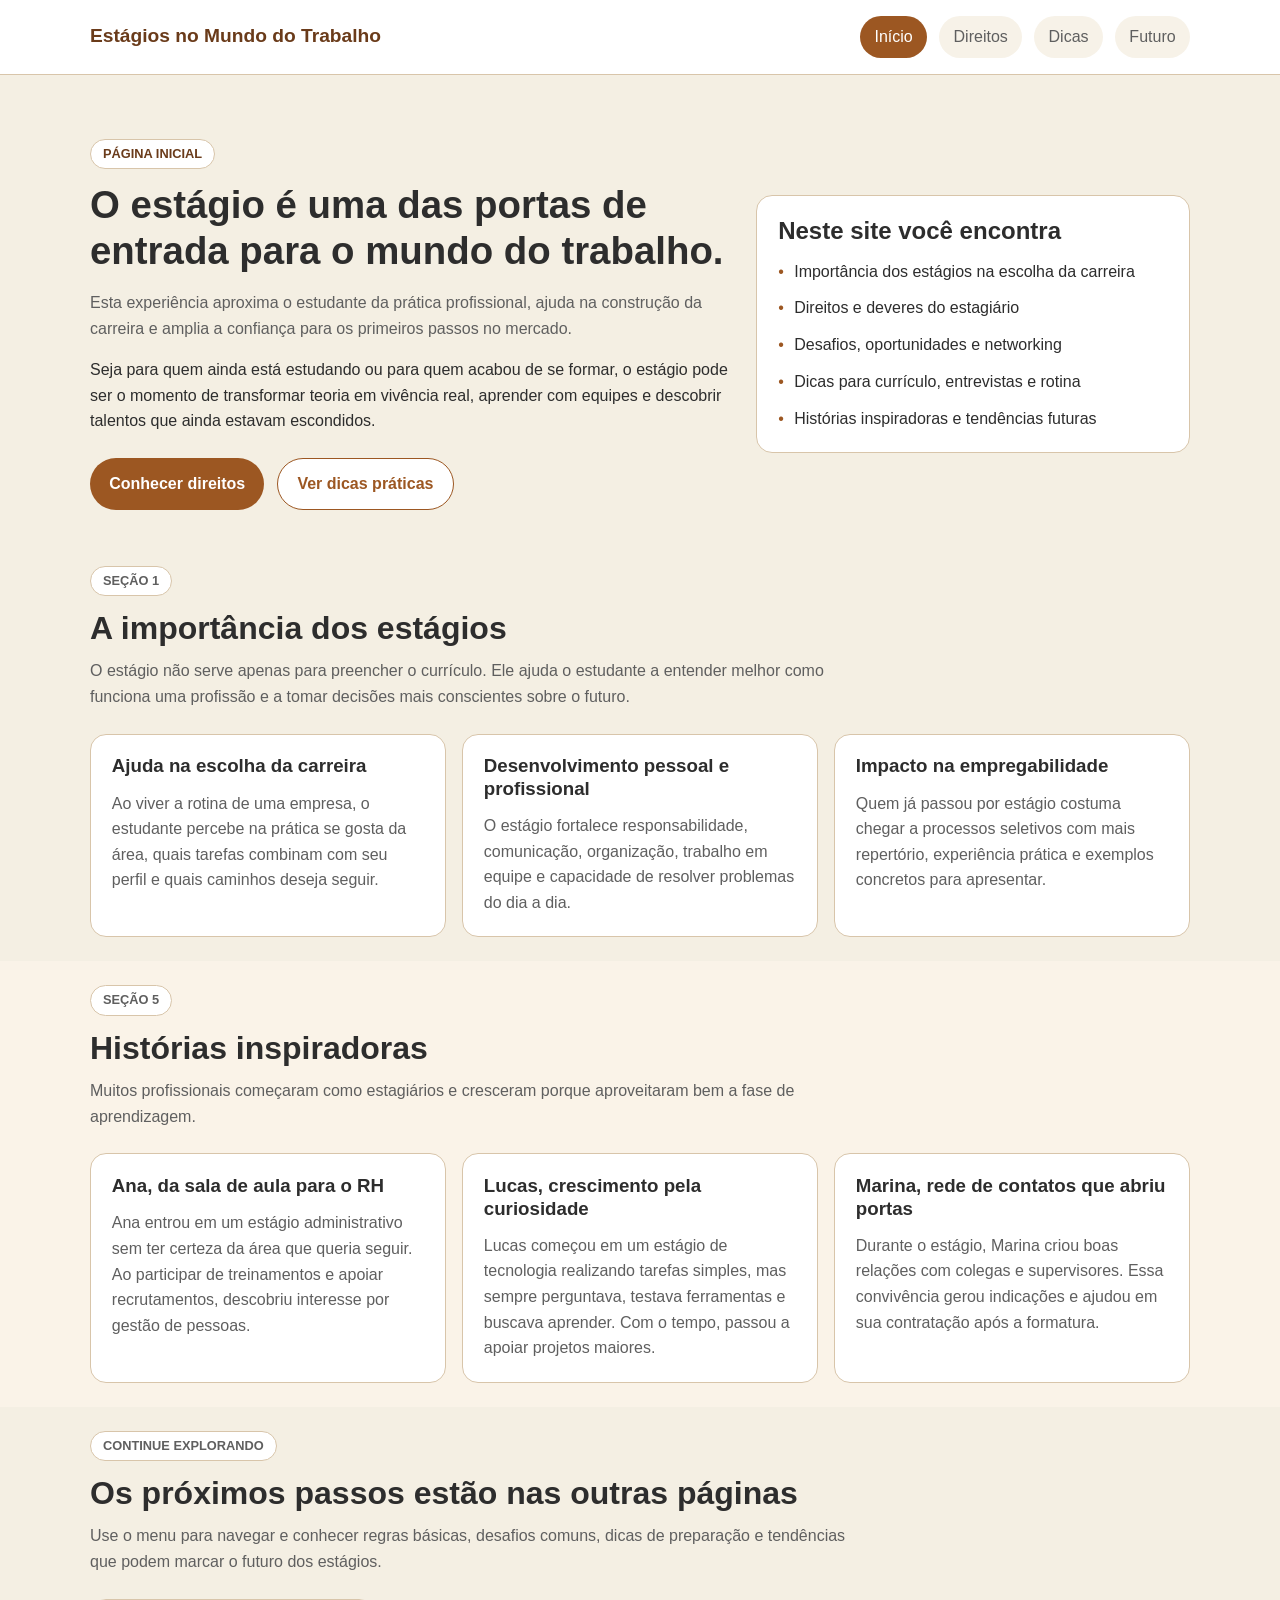
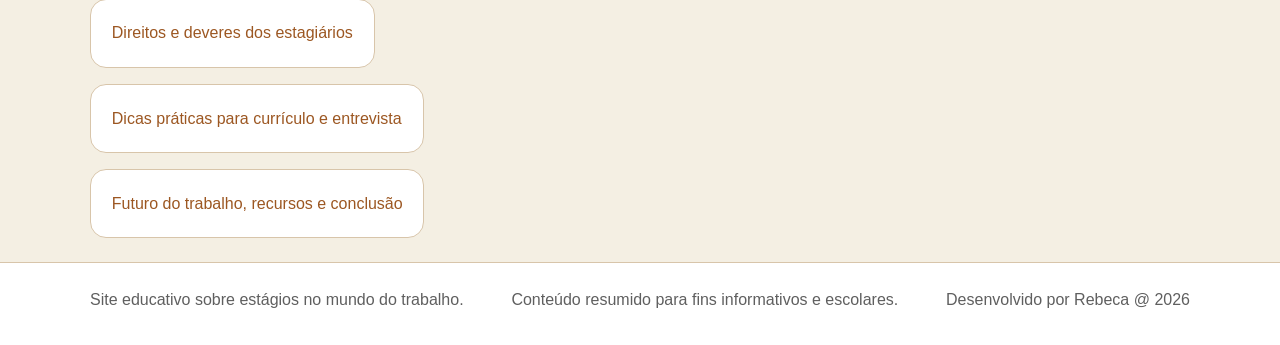
<file: index.html>
<!DOCTYPE html>
<html lang="pt-BR">
<head>
    <meta charset="UTF-8">
    <meta name="viewport" content="width=device-width, initial-scale=1.0">
    <meta name="description" content="Site simples sobre estágios no mundo do trabalho, com dicas, direitos, desafios e oportunidades.">
    <link rel="stylesheet" href="style.css">
    <title>Estágios no Mundo do Trabalho | Início</title>
</head>
<body class="pagina-inicio">
    <!-- Cabeçalho principal com o nome do site e o menu de navegação -->
    <header class="cabecalho">
        <div class="container topo">
            <a class="marca" href="index.html">Estágios no Mundo do Trabalho</a>

            <!-- Menu com links para as demais páginas do site -->
            <nav class="menu">
                <a class="ativo" href="index.html">Início</a>
                <a href="pages/direitos.html">Direitos</a>
                <a href="pages/dicas.html">Dicas</a>
                <a href="pages/futuro.html">Futuro</a>
            </nav>
        </div>
    </header>

    <main>
        <!-- Bloco de abertura com a visão geral do tema e uma mensagem de boas-vindas -->
        <section class="destaque">
            <div class="container grade-destaque">
                <div>
                    <p class="etiqueta">Página inicial</p>
                    <h1>O estágio é uma das portas de entrada para o mundo do trabalho.</h1>
                    <p class="texto-destaque">
                        Esta experiência aproxima o estudante da prática profissional, ajuda na construção da carreira
                        e amplia a confiança para os primeiros passos no mercado.
                    </p>
                    <p>
                        Seja para quem ainda está estudando ou para quem acabou de se formar, o estágio pode ser o momento
                        de transformar teoria em vivência real, aprender com equipes e descobrir talentos que ainda estavam escondidos.
                    </p>

                    <!-- Área com botões para incentivar a navegação entre as páginas -->
                    <div class="acoes-destaque">
                        <a class="botao" href="pages/direitos.html">Conhecer direitos</a>
                        <a class="botao botao-secundario" href="pages/dicas.html">Ver dicas práticas</a>
                    </div>
                </div>

                <!-- Cartão lateral com resumo rápido do que o visitante encontra no site -->
                <aside class="cartao-destaque">
                    <h2>Neste site você encontra</h2>
                    <ul class="feature-list">
                        <li>Importância dos estágios na escolha da carreira</li>
                        <li>Direitos e deveres do estagiário</li>
                        <li>Desafios, oportunidades e networking</li>
                        <li>Dicas para currículo, entrevistas e rotina</li>
                        <li>Histórias inspiradoras e tendências futuras</li>
                    </ul>
                </aside>
            </div>
        </section>

        <!-- Seção 1 com foco na importância dos estágios -->
        <section class="secao">
            <div class="container">
                <div class="cabecalho-secao">
                    <p class="etiqueta">Seção 1</p>
                    <h2>A importância dos estágios</h2>
                    <p>
                        O estágio não serve apenas para preencher o currículo. Ele ajuda o estudante a entender melhor
                        como funciona uma profissão e a tomar decisões mais conscientes sobre o futuro.
                    </p>
                </div>

                <!-- Grade com os principais benefícios do estágio -->
                <div class="grade-cartoes">
                    <article class="cartao">
                        <h3>Ajuda na escolha da carreira</h3>
                        <p>
                            Ao viver a rotina de uma empresa, o estudante percebe na prática se gosta da área,
                            quais tarefas combinam com seu perfil e quais caminhos deseja seguir.
                        </p>
                    </article>

                    <article class="cartao">
                        <h3>Desenvolvimento pessoal e profissional</h3>
                        <p>
                            O estágio fortalece responsabilidade, comunicação, organização, trabalho em equipe e
                            capacidade de resolver problemas do dia a dia.
                        </p>
                    </article>

                    <article class="cartao">
                        <h3>Impacto na empregabilidade</h3>
                        <p>
                            Quem já passou por estágio costuma chegar a processos seletivos com mais repertório,
                            experiência prática e exemplos concretos para apresentar.
                        </p>
                    </article>
                </div>
            </div>
        </section>

        <!-- Seção complementar com exemplos curtos de trajetórias inspiradoras -->
        <section class="secao secao-destaque">
            <div class="container">
                <div class="cabecalho-secao">
                    <p class="etiqueta">Seção 5</p>
                    <h2>Histórias inspiradoras</h2>
                    <p>
                        Muitos profissionais começaram como estagiários e cresceram porque aproveitaram bem a fase de aprendizagem.
                    </p>
                </div>

                <!-- Depoimentos curtos para humanizar o tema -->
                <div class="grade-historias">
                    <article class="cartao-historia">
                        <h3>Ana, da sala de aula para o RH</h3>
                        <p>
                            Ana entrou em um estágio administrativo sem ter certeza da área que queria seguir.
                            Ao participar de treinamentos e apoiar recrutamentos, descobriu interesse por gestão de pessoas.
                        </p>
                    </article>

                    <article class="cartao-historia">
                        <h3>Lucas, crescimento pela curiosidade</h3>
                        <p>
                            Lucas começou em um estágio de tecnologia realizando tarefas simples, mas sempre perguntava,
                            testava ferramentas e buscava aprender. Com o tempo, passou a apoiar projetos maiores.
                        </p>
                    </article>

                    <article class="cartao-historia">
                        <h3>Marina, rede de contatos que abriu portas</h3>
                        <p>
                            Durante o estágio, Marina criou boas relações com colegas e supervisores. Essa convivência
                            gerou indicações e ajudou em sua contratação após a formatura.
                        </p>
                    </article>
                </div>
            </div>
        </section>

        <!-- Seção final da página inicial com atalhos para as outras páginas -->
        <section class="secao">
            <div class="container">
                <div class="cabecalho-secao">
                    <p class="etiqueta">Continue explorando</p>
                    <h2>Os próximos passos estão nas outras páginas</h2>
                    <p>
                        Use o menu para navegar e conhecer regras básicas, desafios comuns, dicas de preparação e
                        tendências que podem marcar o futuro dos estágios.
                    </p>
                </div>

                <div class="painel-links">
                    <a href="pages/direitos.html">Direitos e deveres dos estagiários</a>
                    <a href="pages/dicas.html">Dicas práticas para currículo e entrevista</a>
                    <a href="pages/futuro.html" target="_blank" >Futuro do trabalho, recursos e conclusão</a>
                </div>
            </div>
        </section>
    </main>

    <!-- Rodapé com uma mensagem curta de encerramento -->
    <footer class="rodape-site">
        <div class="container rodape">
            <p>Site educativo sobre estágios no mundo do trabalho.</p>
            <p>Conteúdo resumido para fins informativos e escolares.</p>
            <p>Desenvolvido por Rebeca @ 2026</p>
        </div>
    </footer>
</body>
</html>
</file>
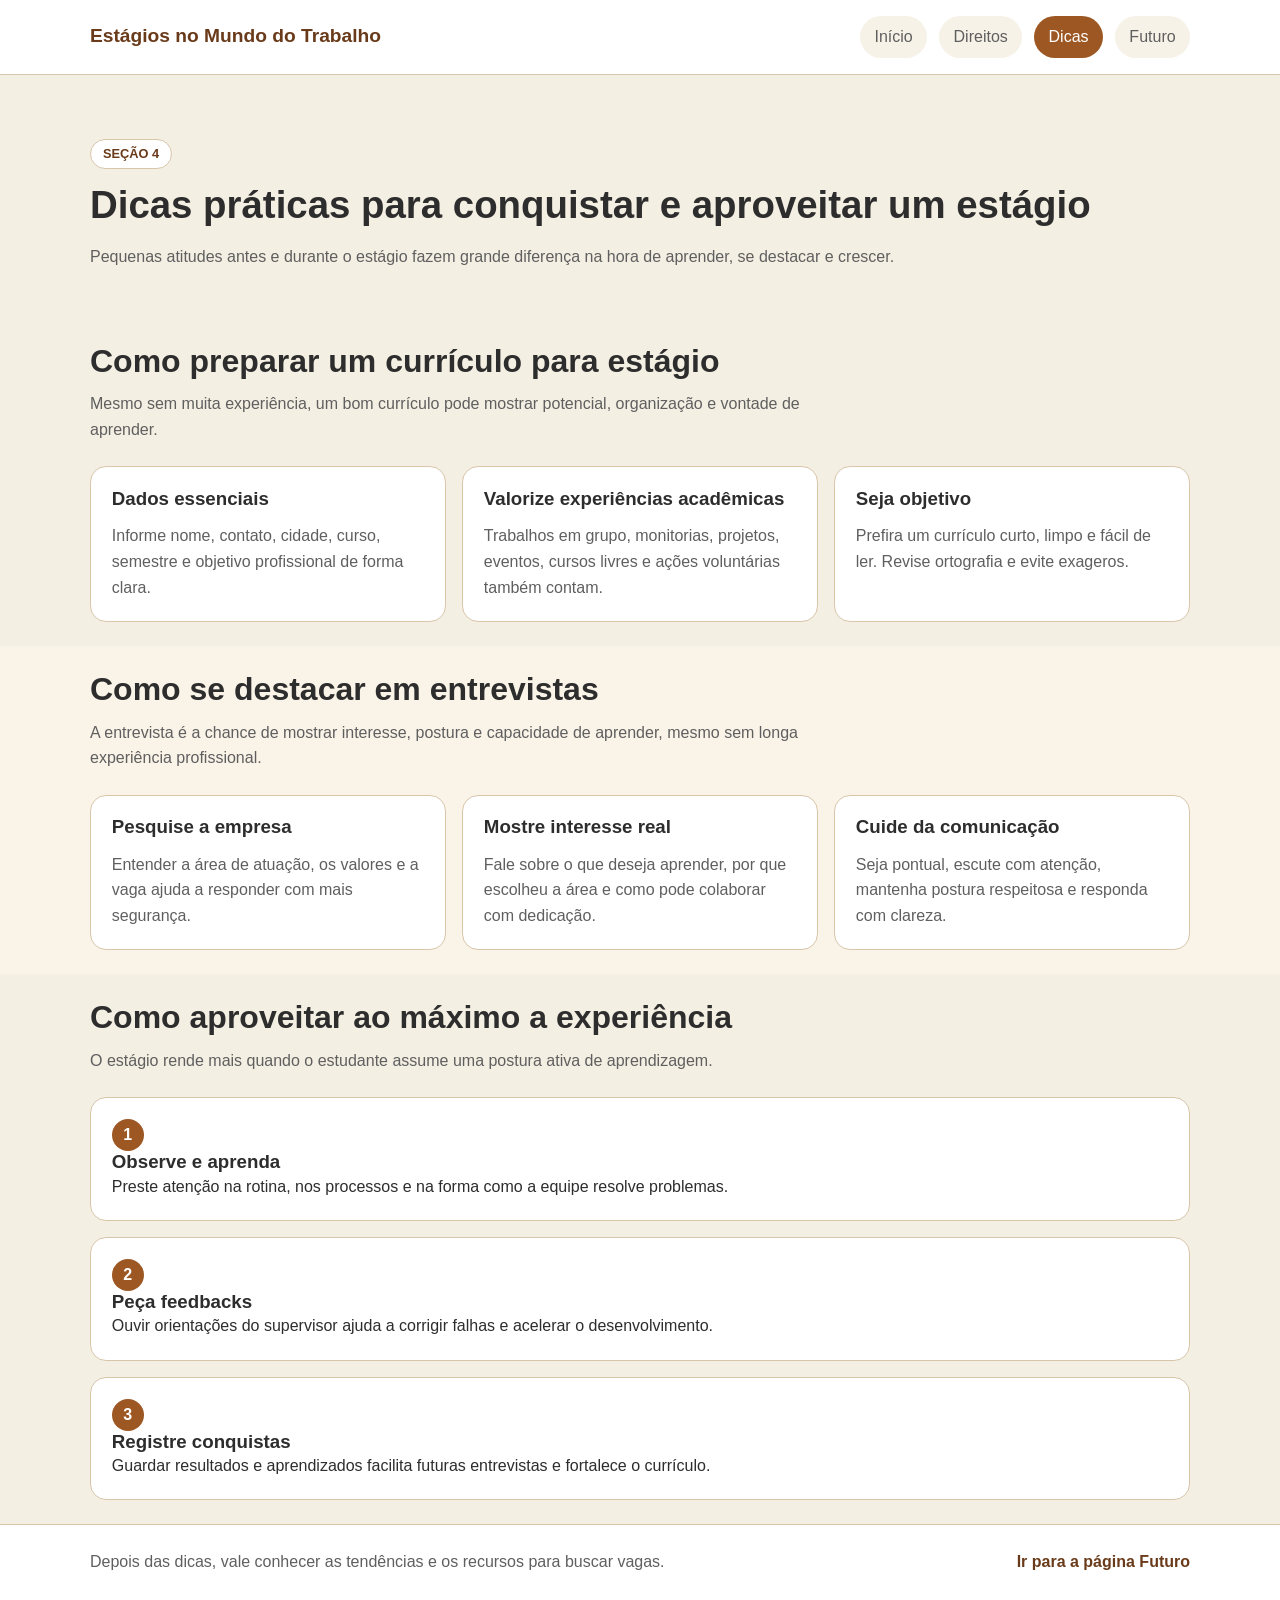
<file: pages/dicas.html>
<!DOCTYPE html>
<html lang="pt-BR">
<head>
    <meta charset="UTF-8">
    <meta name="viewport" content="width=device-width, initial-scale=1.0">
    <meta name="description" content="Dicas práticas para currículo, entrevistas e aproveitamento da experiência de estágio.">
    <link rel="stylesheet" href="../style.css">
    <title>Estágios no Mundo do Trabalho | Dicas</title>
</head>
<body class="pagina-dicas">
    <!-- Cabeçalho com a mesma navegação usada no restante do site -->
    <header class="cabecalho">
        <div class="container topo">
            <a class="marca" href="../index.html">Estágios no Mundo do Trabalho</a>

            <!-- Menu principal com destaque da página atual -->
            <nav class="menu">
                <a href="../index.html">Início</a>
                <a href="direitos.html">Direitos</a>
                <a class="ativo" href="dicas.html">Dicas</a>
                <a href="futuro.html">Futuro</a>
            </nav>
        </div>
    </header>

    <main>
        <!-- Introdução curta para situar o visitante no tema da página -->
        <section class="subdestaque">
            <div class="container">
                <p class="etiqueta">Seção 4</p>
                <h1>Dicas práticas para conquistar e aproveitar um estágio</h1>
                <p class="texto-destaque">
                    Pequenas atitudes antes e durante o estágio fazem grande diferença na hora de aprender, se destacar e crescer.
                </p>
            </div>
        </section>

        <!-- Bloco com orientações para montar um currículo simples e objetivo -->
        <section class="secao">
            <div class="container">
                <div class="cabecalho-secao">
                    <h2>Como preparar um currículo para estágio</h2>
                    <p>
                        Mesmo sem muita experiência, um bom currículo pode mostrar potencial, organização e vontade de aprender.
                    </p>
                </div>

                <div class="grade-dicas">
                    <article class="cartao-dica">
                        <h3>Dados essenciais</h3>
                        <p>
                            Informe nome, contato, cidade, curso, semestre e objetivo profissional de forma clara.
                        </p>
                    </article>

                    <article class="cartao-dica">
                        <h3>Valorize experiências acadêmicas</h3>
                        <p>
                            Trabalhos em grupo, monitorias, projetos, eventos, cursos livres e ações voluntárias também contam.
                        </p>
                    </article>

                    <article class="cartao-dica">
                        <h3>Seja objetivo</h3>
                        <p>
                            Prefira um currículo curto, limpo e fácil de ler. Revise ortografia e evite exageros.
                        </p>
                    </article>
                </div>
            </div>
        </section>

        <!-- Seção com estratégias para o momento da entrevista -->
        <section class="secao secao-destaque">
            <div class="container">
                <div class="cabecalho-secao">
                    <h2>Como se destacar em entrevistas</h2>
                    <p>
                        A entrevista é a chance de mostrar interesse, postura e capacidade de aprender, mesmo sem longa experiência profissional.
                    </p>
                </div>

                <div class="grade-cartoes">
                    <article class="cartao">
                        <h3>Pesquise a empresa</h3>
                        <p>
                            Entender a área de atuação, os valores e a vaga ajuda a responder com mais segurança.
                        </p>
                    </article>

                    <article class="cartao">
                        <h3>Mostre interesse real</h3>
                        <p>
                            Fale sobre o que deseja aprender, por que escolheu a área e como pode colaborar com dedicação.
                        </p>
                    </article>

                    <article class="cartao">
                        <h3>Cuide da comunicação</h3>
                        <p>
                            Seja pontual, escute com atenção, mantenha postura respeitosa e responda com clareza.
                        </p>
                    </article>
                </div>
            </div>
        </section>

        <!-- Seção com conselhos para aproveitar bem a vivência do estágio -->
        <section class="secao">
            <div class="container">
                <div class="cabecalho-secao">
                    <h2>Como aproveitar ao máximo a experiência</h2>
                    <p>
                        O estágio rende mais quando o estudante assume uma postura ativa de aprendizagem.
                    </p>
                </div>

                <div class="linha-tempo">
                    <article class="item-tempo">
                        <span class="numero-tempo">1</span>
                        <div>
                            <h3>Observe e aprenda</h3>
                            <p>Preste atenção na rotina, nos processos e na forma como a equipe resolve problemas.</p>
                        </div>
                    </article>

                    <article class="item-tempo">
                        <span class="numero-tempo">2</span>
                        <div>
                            <h3>Peça feedbacks</h3>
                            <p>Ouvir orientações do supervisor ajuda a corrigir falhas e acelerar o desenvolvimento.</p>
                        </div>
                    </article>

                    <article class="item-tempo">
                        <span class="numero-tempo">3</span>
                        <div>
                            <h3>Registre conquistas</h3>
                            <p>Guardar resultados e aprendizados facilita futuras entrevistas e fortalece o currículo.</p>
                        </div>
                    </article>
                </div>
            </div>
        </section>
    </main>

    <!-- Rodapé com chamada para a última página do site -->
    <footer class="rodape-site">
        <div class="container rodape">
            <p>Depois das dicas, vale conhecer as tendências e os recursos para buscar vagas.</p>
            <a class="link-rodape" href="futuro.html">Ir para a página Futuro</a>
        </div>
    </footer>
</body>
</html>
</file>
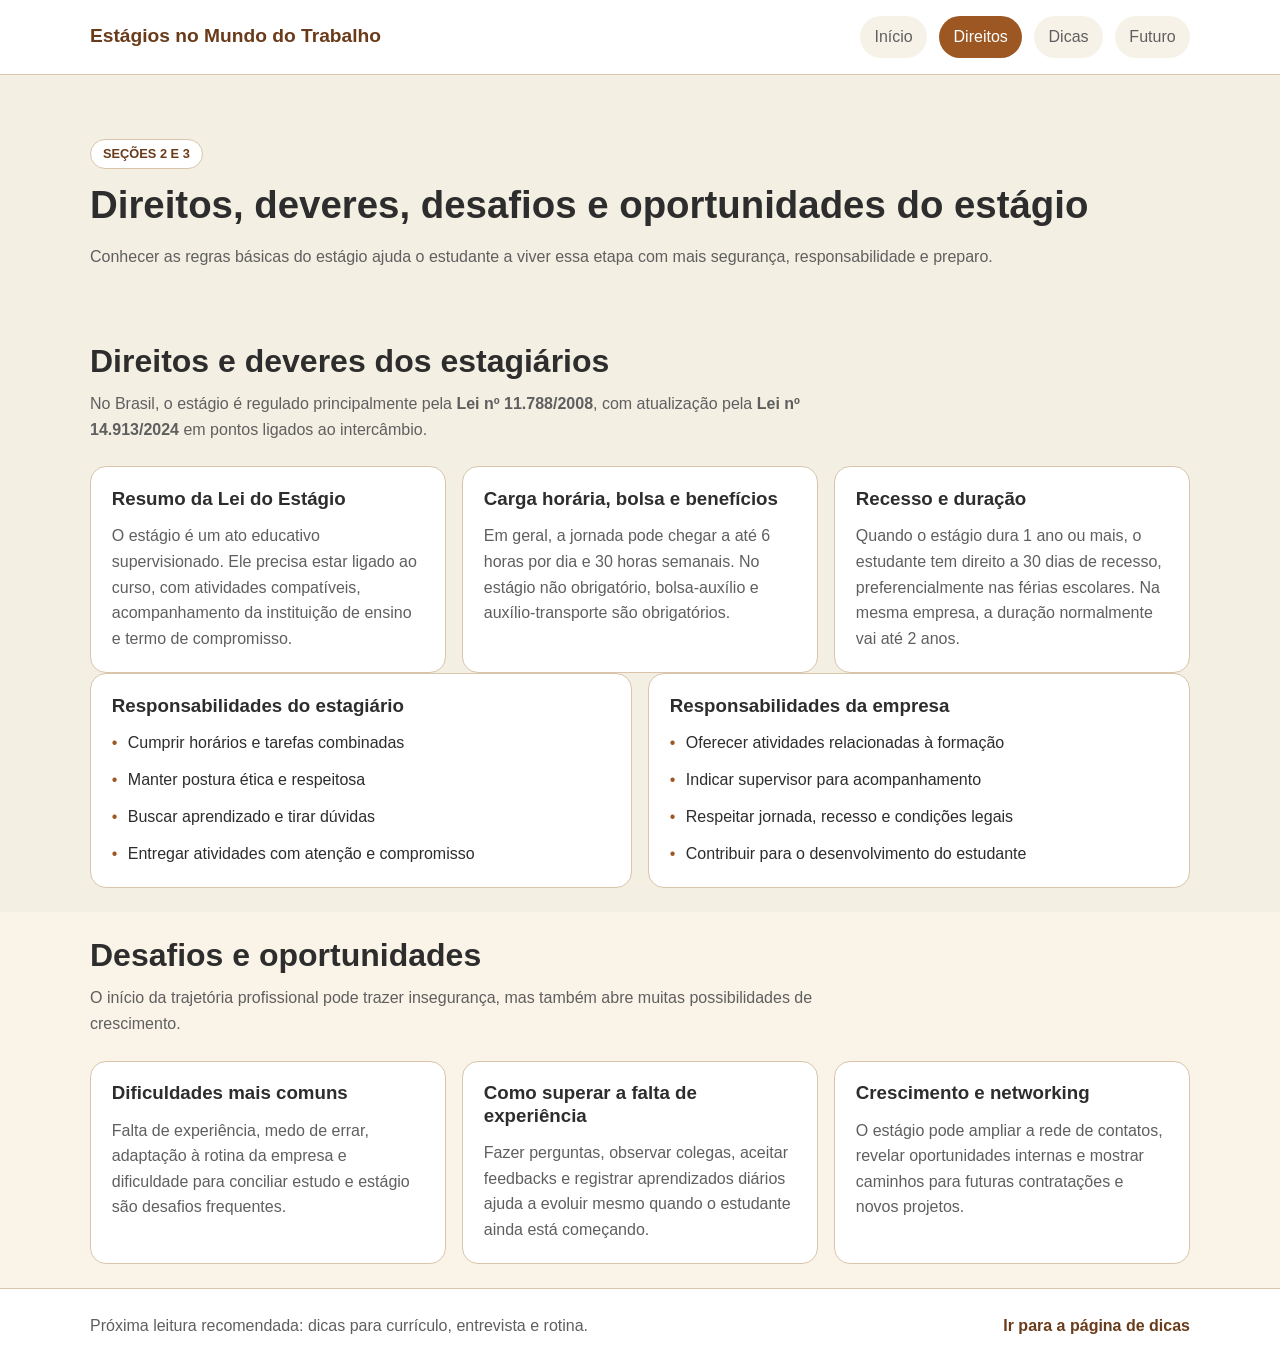
<file: pages/direitos.html>
<!DOCTYPE html>
<html lang="pt-BR">
<head>
    <meta charset="UTF-8">
    <meta name="viewport" content="width=device-width, initial-scale=1.0">
    <meta name="description" content="Resumo dos direitos, deveres, desafios e oportunidades dos estagiários.">
    <link rel="stylesheet" href="../style.css">
    <title>Estágios no Mundo do Trabalho | Direitos</title>
</head>
<body class="pagina-direitos">
    <!-- Cabeçalho reaproveitado para manter a identidade visual em todas as páginas -->
    <header class="cabecalho">
        <div class="container topo">
            <a class="marca" href="../index.html">Estágios no Mundo do Trabalho</a>

            <!-- Menu com destaque visual para a página atual -->
            <nav class="menu">
                <a href="../index.html">Início</a>
                <a class="ativo" href="direitos.html">Direitos</a>
                <a href="dicas.html">Dicas</a>
                <a href="futuro.html">Futuro</a>
            </nav>
        </div>
    </header>

    <main>
        <!-- Introdução da página com o tema central -->
        <section class="subdestaque">
            <div class="container">
                <p class="etiqueta">Seções 2 e 3</p>
                <h1>Direitos, deveres, desafios e oportunidades do estágio</h1>
                <p class="texto-destaque">
                    Conhecer as regras básicas do estágio ajuda o estudante a viver essa etapa com mais segurança,
                    responsabilidade e preparo.
                </p>
            </div>
        </section>

        <!-- Seção 2 com um resumo simples da legislação brasileira -->
        <section class="secao">
            <div class="container">
                <div class="cabecalho-secao">
                    <h2>Direitos e deveres dos estagiários</h2>
                    <p>
                        No Brasil, o estágio é regulado principalmente pela <strong>Lei nº 11.788/2008</strong>,
                        com atualização pela <strong>Lei nº 14.913/2024</strong> em pontos ligados ao intercâmbio.
                    </p>
                </div>

                <!-- Lista em cartões com os pontos mais importantes da lei -->
                <div class="grade-cartoes">
                    <article class="cartao">
                        <h3>Resumo da Lei do Estágio</h3>
                        <p>
                            O estágio é um ato educativo supervisionado. Ele precisa estar ligado ao curso,
                            com atividades compatíveis, acompanhamento da instituição de ensino e termo de compromisso.
                        </p>
                    </article>

                    <article class="cartao">
                        <h3>Carga horária, bolsa e benefícios</h3>
                        <p>
                            Em geral, a jornada pode chegar a até 6 horas por dia e 30 horas semanais.
                            No estágio não obrigatório, bolsa-auxílio e auxílio-transporte são obrigatórios.
                        </p>
                    </article>

                    <article class="cartao">
                        <h3>Recesso e duração</h3>
                        <p>
                            Quando o estágio dura 1 ano ou mais, o estudante tem direito a 30 dias de recesso,
                            preferencialmente nas férias escolares. Na mesma empresa, a duração normalmente vai até 2 anos.
                        </p>
                    </article>
                </div>

                <!-- Bloco em duas colunas com responsabilidades de cada lado -->
                <div class="caixa-dupla">
                    <article class="cartao-duplo">
                        <h3>Responsabilidades do estagiário</h3>
                        <ul class="feature-list">
                            <li>Cumprir horários e tarefas combinadas</li>
                            <li>Manter postura ética e respeitosa</li>
                            <li>Buscar aprendizado e tirar dúvidas</li>
                            <li>Entregar atividades com atenção e compromisso</li>
                        </ul>
                    </article>

                    <article class="cartao-duplo">
                        <h3>Responsabilidades da empresa</h3>
                        <ul class="feature-list">
                            <li>Oferecer atividades relacionadas à formação</li>
                            <li>Indicar supervisor para acompanhamento</li>
                            <li>Respeitar jornada, recesso e condições legais</li>
                            <li>Contribuir para o desenvolvimento do estudante</li>
                        </ul>
                    </article>
                </div>
            </div>
        </section>

        <!-- Seção 3 com os desafios e as possibilidades de crescimento -->
        <section class="secao secao-destaque">
            <div class="container">
                <div class="cabecalho-secao">
                    <h2>Desafios e oportunidades</h2>
                    <p>
                        O início da trajetória profissional pode trazer insegurança, mas também abre muitas possibilidades de crescimento.
                    </p>
                </div>

                <div class="grade-cartoes">
                    <article class="cartao">
                        <h3>Dificuldades mais comuns</h3>
                        <p>
                            Falta de experiência, medo de errar, adaptação à rotina da empresa e dificuldade para conciliar
                            estudo e estágio são desafios frequentes.
                        </p>
                    </article>

                    <article class="cartao">
                        <h3>Como superar a falta de experiência</h3>
                        <p>
                            Fazer perguntas, observar colegas, aceitar feedbacks e registrar aprendizados diários ajuda
                            a evoluir mesmo quando o estudante ainda está começando.
                        </p>
                    </article>

                    <article class="cartao">
                        <h3>Crescimento e networking</h3>
                        <p>
                            O estágio pode ampliar a rede de contatos, revelar oportunidades internas e mostrar caminhos
                            para futuras contratações e novos projetos.
                        </p>
                    </article>
                </div>
            </div>
        </section>
    </main>

    <!-- Rodapé simples com navegação de apoio -->
    <footer class="rodape-site">
        <div class="container rodape">
            <p>Próxima leitura recomendada: dicas para currículo, entrevista e rotina.</p>
            <a class="link-rodape" href="dicas.html">Ir para a página de dicas</a>
        </div>
    </footer>
</body>
</html>
</file>
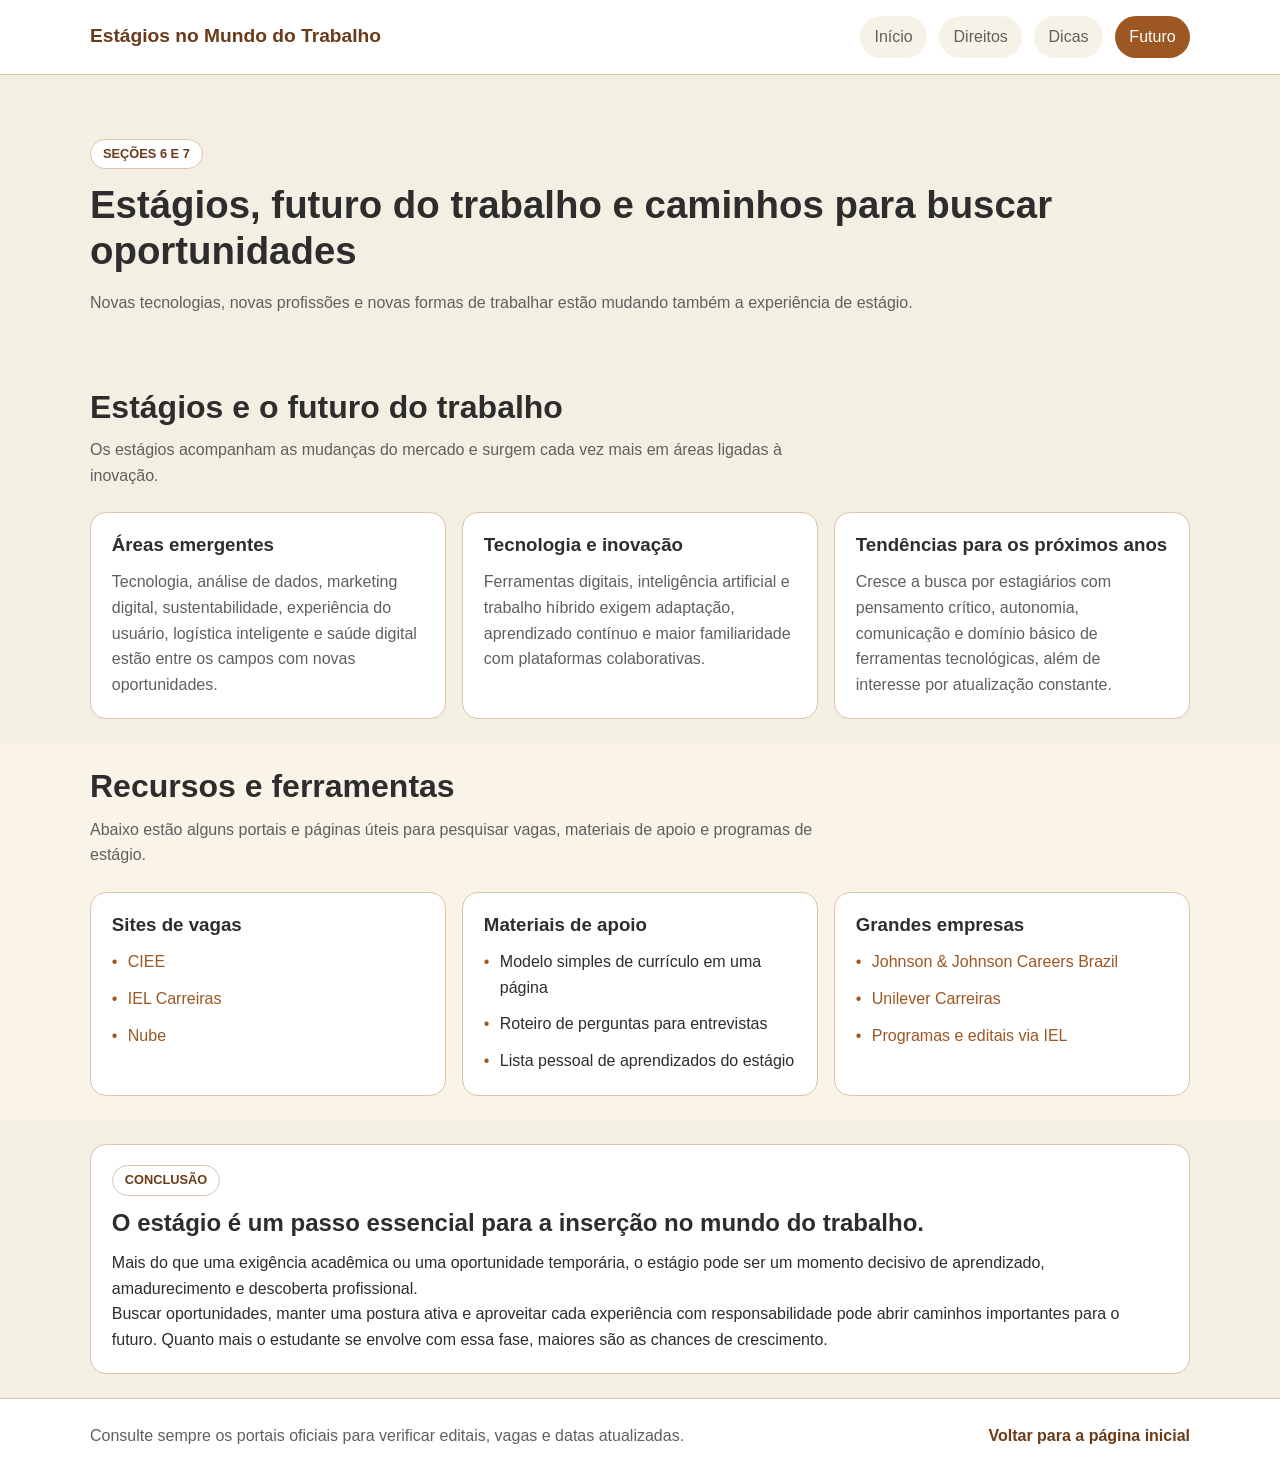
<file: pages/futuro.html>
<!DOCTYPE html>
<html lang="pt-BR">
<head>
    <meta charset="UTF-8">
    <meta name="viewport" content="width=device-width, initial-scale=1.0">
    <meta name="description" content="Tendências, recursos e conclusão sobre estágios e o futuro do trabalho.">
    <link rel="stylesheet" href="../style.css">
    <title>Estágios no Mundo do Trabalho | Futuro</title>
</head>
<body class="pagina-futuro">
    <!-- Cabeçalho padrão para manter a navegação consistente -->
    <header class="cabecalho">
        <div class="container topo">
            <a class="marca" href="../index.html">Estágios no Mundo do Trabalho</a>

            <!-- Navegação principal com indicação visual da página atual -->
            <nav class="menu">
                <a href="../index.html">Início</a>
                <a href="direitos.html">Direitos</a>
                <a href="dicas.html">Dicas</a>
                <a class="ativo" href="futuro.html">Futuro</a>
            </nav>
        </div>
    </header>

    <main>
        <!-- Abertura da página final do site -->
        <section class="subdestaque">
            <div class="container">
                <p class="etiqueta">Seções 6 e 7</p>
                <h1>Estágios, futuro do trabalho e caminhos para buscar oportunidades</h1>
                <p class="texto-destaque">
                    Novas tecnologias, novas profissões e novas formas de trabalhar estão mudando também a experiência de estágio.
                </p>
            </div>
        </section>

        <!-- Seção 6 com tendências e áreas emergentes -->
        <section class="secao">
            <div class="container">
                <div class="cabecalho-secao">
                    <h2>Estágios e o futuro do trabalho</h2>
                    <p>
                        Os estágios acompanham as mudanças do mercado e surgem cada vez mais em áreas ligadas à inovação.
                    </p>
                </div>

                <div class="grade-cartoes">
                    <article class="cartao">
                        <h3>Áreas emergentes</h3>
                        <p>
                            Tecnologia, análise de dados, marketing digital, sustentabilidade, experiência do usuário,
                            logística inteligente e saúde digital estão entre os campos com novas oportunidades.
                        </p>
                    </article>

                    <article class="cartao">
                        <h3>Tecnologia e inovação</h3>
                        <p>
                            Ferramentas digitais, inteligência artificial e trabalho híbrido exigem adaptação,
                            aprendizado contínuo e maior familiaridade com plataformas colaborativas.
                        </p>
                    </article>

                    <article class="cartao">
                        <h3>Tendências para os próximos anos</h3>
                        <p>
                            Cresce a busca por estagiários com pensamento crítico, autonomia, comunicação e domínio básico
                            de ferramentas tecnológicas, além de interesse por atualização constante.
                        </p>
                    </article>
                </div>
            </div>
        </section>

        <!-- Seção 7 com recursos práticos e links externos úteis -->
        <section class="secao secao-destaque">
            <div class="container">
                <div class="cabecalho-secao">
                    <h2>Recursos e ferramentas</h2>
                    <p>
                        Abaixo estão alguns portais e páginas úteis para pesquisar vagas, materiais de apoio e programas de estágio.
                    </p>
                </div>

                <div class="grade-recursos">
                    <article class="cartao-recurso">
                        <h3>Sites de vagas</h3>
                        <ul class="feature-list">
                            <li><a href="https://portal.ciee.org.br/" target="_blank" rel="noopener noreferrer">CIEE</a></li>
                            <li><a href="https://carreiras.iel.org.br/" target="_blank" rel="noopener noreferrer">IEL Carreiras</a></li>
                            <li><a href="https://www.nube.com.br/estudantes/vagas/" target="_blank" rel="noopener noreferrer">Nube</a></li>
                        </ul>
                    </article>

                    <article class="cartao-recurso">
                        <h3>Materiais de apoio</h3>
                        <ul class="feature-list">
                            <li>Modelo simples de currículo em uma página</li>
                            <li>Roteiro de perguntas para entrevistas</li>
                            <li>Lista pessoal de aprendizados do estágio</li>
                        </ul>
                    </article>

                    <article class="cartao-recurso">
                        <h3>Grandes empresas</h3>
                        <ul class="feature-list">
                            <li><a href="https://www.careers.jnj.com/brazil/overview" target="_blank" rel="noopener noreferrer">Johnson &amp; Johnson Careers Brazil</a></li>
                            <li><a href="https://careers.unilever.com/pt-br" target="_blank" rel="noopener noreferrer">Unilever Carreiras</a></li>
                            <li><a href="https://carreiras.iel.org.br/" target="_blank" rel="noopener noreferrer">Programas e editais via IEL</a></li>
                        </ul>
                    </article>
                </div>
            </div>
        </section>

        <!-- Conclusão geral reforçando a mensagem principal do site -->
        <section class="secao">
            <div class="container">
                <div class="caixa-conclusao">
                    <p class="etiqueta">Conclusão</p>
                    <h2>O estágio é um passo essencial para a inserção no mundo do trabalho.</h2>
                    <p>
                        Mais do que uma exigência acadêmica ou uma oportunidade temporária, o estágio pode ser um momento decisivo
                        de aprendizado, amadurecimento e descoberta profissional.
                    </p>
                    <p>
                        Buscar oportunidades, manter uma postura ativa e aproveitar cada experiência com responsabilidade pode abrir
                        caminhos importantes para o futuro. Quanto mais o estudante se envolve com essa fase, maiores são as chances
                        de crescimento.
                    </p>
                </div>
            </div>
        </section>
    </main>

    <!-- Rodapé final com reforço para navegação de retorno -->
    <footer class="rodape-site">
        <div class="container rodape">
            <p>Consulte sempre os portais oficiais para verificar editais, vagas e datas atualizadas.</p>
            <a class="link-rodape" href="../index.html">Voltar para a página inicial</a>
        </div>
    </footer>
</body>
</html>
</file>
<file: style.css>
/* Reset básico para padronizar espaçamentos e facilitar o layout */
* {
    margin: 0;
    padding: 0;
    box-sizing: border-box;
}

/* Variáveis simples de cor para manter o site organizado */
:root {
    --background: #f4efe3;
    --surface: #ffffff;
    --border: #d8c5aa;
    --text: #2d2d2d;
    --muted: #5f5f5f;
    --primary: #9c5722;
    --primary-dark: #6a3b1a;
}

/* Corpo básico da página */
body {
    min-height: 100vh;
    background: var(--background);
    color: var(--text);
    font-family: Arial, sans-serif;
    line-height: 1.6;
}

/* Estilos simples para títulos e links */
h1,
h2,
h3 {
    line-height: 1.2;
}

a {
    color: var(--primary);
    text-decoration: none;
}

a:hover {
    text-decoration: underline;
}

/* Conteúdo central com largura máxima */
.container {
    width: min(1100px, calc(100% - 2rem));
    margin: 0 auto;
}

/* Cabeçalho do site */
.cabecalho {
    background: #fff;
    border-bottom: 1px solid var(--border); /*Separação sutil do topo*/
}

.topo {
    display: flex;
    justify-content: space-between;
    align-items: center;
    gap: 1rem;
    padding: 1rem 0;
}

.marca {
    font-size: 1.2rem;
    font-weight: 700;
    color: var(--primary-dark);
}

.menu {
    display: flex;
    flex-wrap: wrap;
    gap: 0.75rem;
}

.menu a {
    display: inline-block;
    padding: 0.5rem 0.9rem;
    border-radius: 999px;
    background: #f7f2e8;
    color: var(--muted);
}

.menu a.ativo {
    background: var(--primary);
    color: #fff;
}

/* Área principal de destaque */
.destaque,
.subdestaque {
    padding: 4rem 0 2rem;
}

.destaque h1,
.subdestaque h1 {
    font-size: 2.4rem;
    margin-bottom: 1rem;
}

.texto-destaque {
    color: var(--muted);
    margin-bottom: 1rem;
}

.etiqueta {
    display: inline-block;
    margin-bottom: 0.8rem;
    padding: 0.25rem 0.75rem;
    border-radius: 999px;
    background: #fff;
    border: 1px solid var(--border);
    color: var(--primary-dark);
    font-size: 0.8rem;
    font-weight: 700;
    text-transform: uppercase;
}

.acoes-destaque {
    display: flex;
    flex-wrap: wrap;
    gap: 0.8rem;
    margin-top: 1.5rem;
}

.botao,
.botao-secundario {
    display: inline-flex;
    align-items: center;
    justify-content: center;
    padding: 0.75rem 1.2rem;
    border-radius: 999px;
    font-weight: 700;
}

.botao {
    background: var(--primary);
    color: #fff;
}

.botao-secundario {
    background: #fff;
    border: 1px solid var(--primary);
    color: var(--primary);
}

.botao:hover,
.botao-secundario:hover {
    background: var(--primary-dark);
    color: #fff;
}

/* Layout simples de grade para as seções */
.grade-destaque,
.grade-cartoes,
.grade-historias,
.grade-dicas,
.grade-recursos,
.caixa-dupla {
    display: grid;
    gap: 1rem;
}

.grade-destaque {
    grid-template-columns: 1.5fr 1fr;
    align-items: center;
}

.grade-cartoes,
.grade-historias,
.grade-dicas,
.grade-recursos,
.caixa-dupla {
    grid-template-columns: repeat(auto-fit, minmax(220px, 1fr));
}

/* Cartões do site */
.cartao-destaque,
.cartao,
.cartao-historia,
.cartao-dica,
.cartao-recurso,
.cartao-duplo,
.caixa-conclusao,
.item-tempo,
.painel-links a {
    background: var(--surface);
    border: 1px solid var(--border);
    border-radius: 16px;
    padding: 1.3rem;
}

.secao {
    padding: 1.5rem 0;
}

.secao-destaque {
    background: #faf3e8;
}

.cabecalho-secao {
    max-width: 760px;
    margin-bottom: 1.5rem;
}

.cabecalho-secao h2 {
    font-size: 2rem;
    margin-bottom: 0.7rem;
}

.cabecalho-secao p,
.cartao-destaque p,
.cartao p,
.cartao-historia p,
.cartao-dica p,
.cartao-recurso p {
    color: var(--muted);
}

.cartao h3,
.cartao-historia h3,
.cartao-dica h3,
.cartao-recurso h3,
.cartao-duplo h3,
.cartao-destaque h2,
.caixa-conclusao h2 {
    margin-bottom: 0.8rem;
}

.feature-list {
    list-style: none;
    padding-left: 0;
    display: grid;
    gap: 0.7rem;
}

.feature-list li {
    padding-left: 1rem;
    position: relative;
}

.feature-list li::before {
    content: "•";
    position: absolute;
    left: 0;
    top: 0;
    color: var(--primary);
}

.painel-links {
    display: grid;
    gap: 1rem;
}

.painel-links a {
    width: fit-content;
}

.linha-tempo {
    display: grid;
    gap: 1rem;
}

.item-tempo {
    grid-template-columns: auto 1fr;
    align-items: flex-start;
}

.numero-tempo {
    display: inline-flex;
    align-items: center;
    justify-content: center;
    width: 2rem;
    height: 2rem;
    border-radius: 50%;
    background: var(--primary);
    color: #fff;
    font-weight: 700;
}

.rodape {
    display: flex;
    flex-wrap: wrap;
    gap: 1rem;
    justify-content: space-between;
    align-items: center;
}

.rodape-site {
    padding: 1.5rem 0 2rem;
    background: #fff;
    border-top: 1px solid var(--border);
}

.rodape p {
    color: var(--muted);
}

.link-rodape {
    color: var(--primary-dark);
    font-weight: 700;
}

.link-rodape:hover {
    text-decoration: underline;
}

@media (max-width: 900px) {
    .grade-destaque,
    .grade-cartoes,
    .grade-historias,
    .grade-dicas,
    .grade-recursos,
    .caixa-dupla {
        grid-template-columns: 1fr;
    }

    .topo,
    .rodape {
        flex-direction: column;
        align-items: flex-start;
    }
}

@media (max-width: 600px) {
    .menu,
    .acoes-destaque {
        width: 100%;
    }

    .menu a,
    .botao,
    .botao-secundario {
        width: 100%;
        text-align: center;
    }
}
</file>
